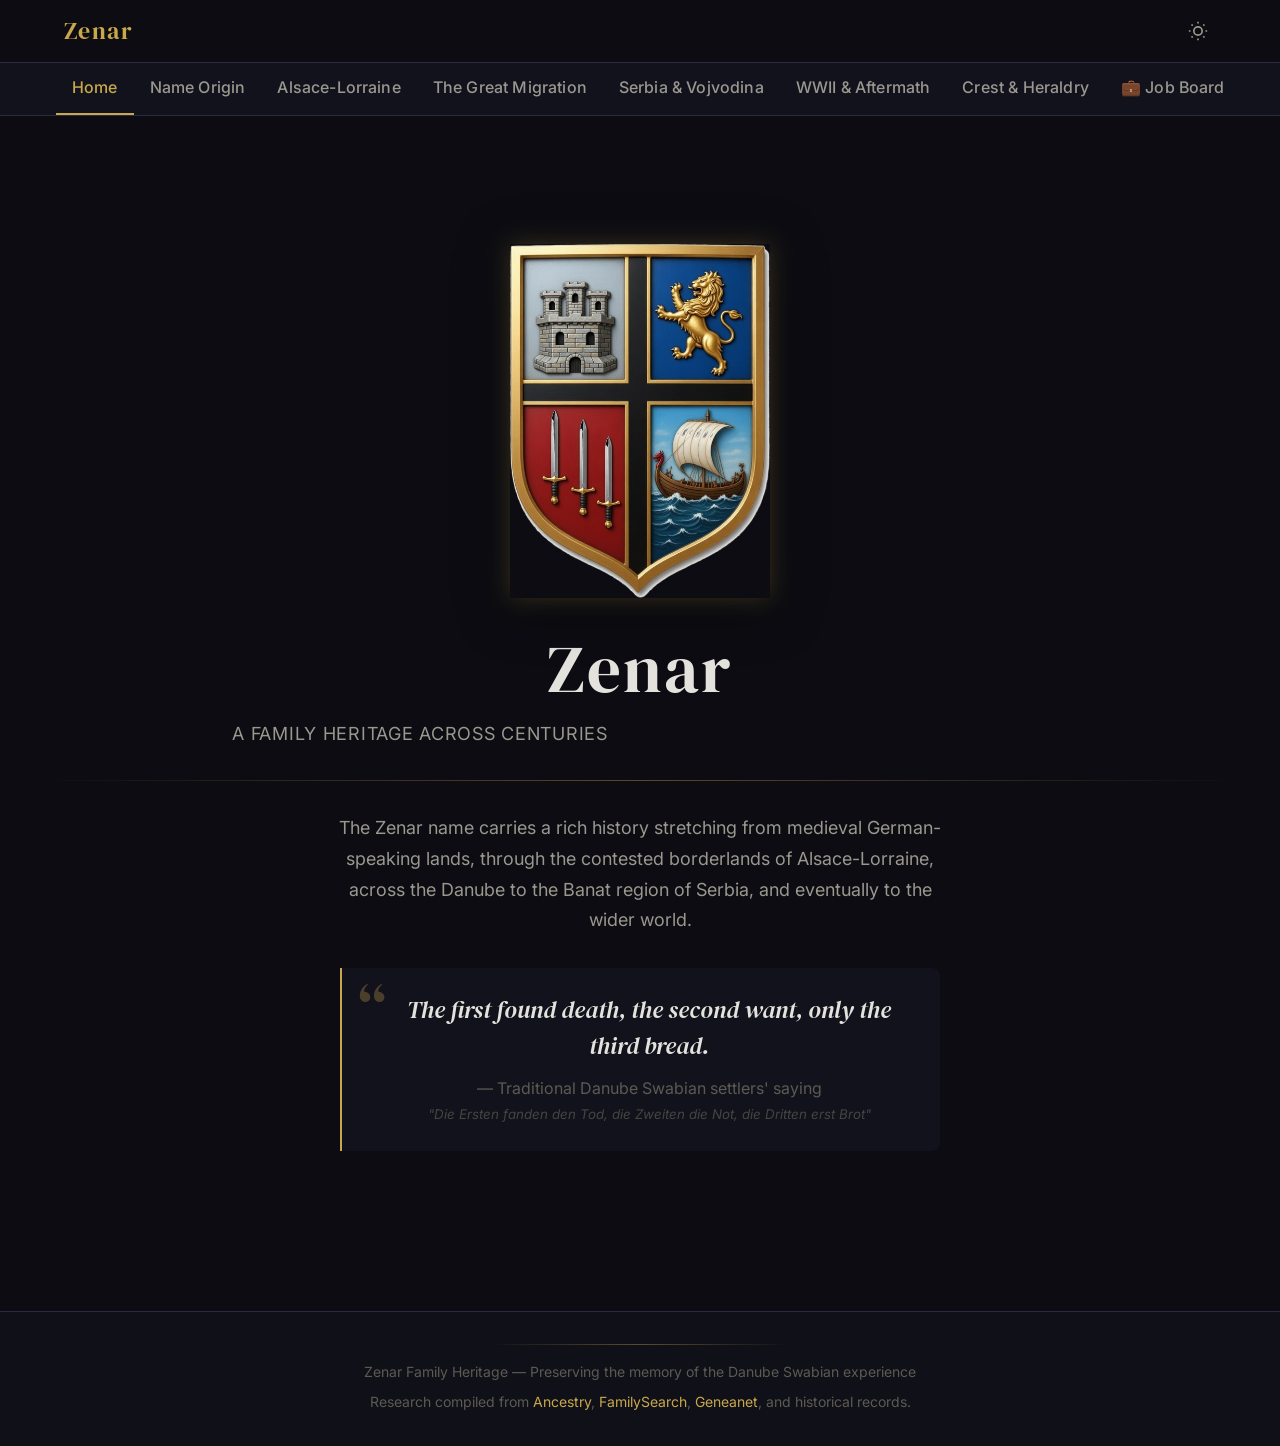
<file: index.html>
<!DOCTYPE html>
<html lang="en" data-theme="dark">
<head>
  <meta charset="UTF-8">
  <meta name="viewport" content="width=device-width, initial-scale=1.0">
  <title>Zenar Family Heritage — A Danube Swabian Story</title>
  <meta name="description" content="Explore the Zenar family heritage: from trusted stewards of medieval Europe to Alsace-Lorraine settlers, through the Danube Swabian migration to Serbia's Banat region, and the diaspora.">

  <!-- Open Graph -->
  <meta property="og:title" content="Zenar Family Heritage">
  <meta property="og:description" content="Explore the rich history of the Zenar surname — from Alsace-Lorraine through the Danube Swabian migration to the Banat and beyond.">
  <meta property="og:type" content="website">
  <meta property="og:image" content="./assets/family-crest.jpg">

  <!-- Force HTTP — SSL cert not provisioned on this host -->
  <script>if(location.protocol==='https:')location.replace('http://'+location.host+location.pathname+location.hash);</script>

  <!-- Fonts -->
  <link rel="preconnect" href="https://fonts.googleapis.com">
  <link rel="preconnect" href="https://fonts.gstatic.com" crossorigin>
  <link href="https://fonts.googleapis.com/css2?family=DM+Serif+Display:ital@0;1&family=Inter:wght@300;400;500;600;700&family=Press+Start+2P&display=swap" rel="stylesheet">

  <!-- Styles -->
  <link rel="stylesheet" href="./base.css">
  <link rel="stylesheet" href="./style.css">
</head>
<body>
  <a href="#main-content" class="sr-only" style="position:absolute;top:0;left:0;padding:var(--space-2) var(--space-4);background:var(--color-primary);color:var(--color-text-inverse);z-index:200;font-size:var(--text-sm);">Skip to main content</a>

  <div class="site-wrapper">

    <!-- ===== STICKY TOP (Header + Tabs) ===== -->
    <div class="sticky-top">

    <!-- ===== HEADER ===== -->
    <header class="site-header" role="banner">
      <div class="header-inner">
        <a href="#" class="site-logo" onclick="document.querySelector('[data-tab=home]').click();return false;" aria-label="Zenar — Home">Zenar</a>
        <div class="header-actions">
          <button class="theme-toggle" data-theme-toggle aria-label="Switch to light mode">
            <svg width="20" height="20" viewBox="0 0 24 24" fill="none" stroke="currentColor" stroke-width="2"><circle cx="12" cy="12" r="5"/><path d="M12 1v2M12 21v2M4.22 4.22l1.42 1.42M18.36 18.36l1.42 1.42M1 12h2M21 12h2M4.22 19.78l1.42-1.42M18.36 5.64l1.42-1.42"/></svg>
          </button>
        </div>
      </div>
    </header>

    <!-- ===== TAB NAVIGATION ===== -->
    <nav class="tab-nav-wrapper" role="navigation" aria-label="Main sections">
      <div class="tab-nav" role="tablist">
        <button class="tab-btn active" data-tab="home" role="tab" aria-selected="true" aria-controls="home">Home</button>
        <button class="tab-btn" data-tab="origin" role="tab" aria-selected="false" aria-controls="origin">Name Origin</button>
        <button class="tab-btn" data-tab="alsace" role="tab" aria-selected="false" aria-controls="alsace">Alsace-Lorraine</button>
        <button class="tab-btn" data-tab="migration" role="tab" aria-selected="false" aria-controls="migration">The Great Migration</button>
        <button class="tab-btn" data-tab="serbia" role="tab" aria-selected="false" aria-controls="serbia">Serbia &amp; Vojvodina</button>
        <button class="tab-btn" data-tab="wwii" role="tab" aria-selected="false" aria-controls="wwii">WWII &amp; Aftermath</button>
        <button class="tab-btn" data-tab="heraldry" role="tab" aria-selected="false" aria-controls="heraldry">Crest &amp; Heraldry</button>
        <button class="tab-btn" data-tab="jobboard" role="tab" aria-selected="false" aria-controls="jobboard">💼 Job Board</button>
        <button class="tab-btn tab-btn-easter" data-tab="arcade" role="tab" aria-selected="false" aria-controls="arcade" title="Easter egg!">&#x1F47E;</button>
      </div>
    </nav>

    </div><!-- .sticky-top -->

    <!-- ===== MAIN CONTENT ===== -->
    <main class="main-content" id="main-content">

      <!-- ==================== TAB 1: HOME ==================== -->
      <div class="tab-panel active" id="home" role="tabpanel">
        <section class="hero">
          <!-- Crest as compact badge -->
          <div class="crest-badge">
            <img src="./assets/family-crest.jpg" alt="Zenar family crest: an embossed shield divided into four quadrants by a black cross — a stone castle on silver, a gold lion rampant on blue, three swords on red, and a dragon-prowed ship on blue seas" width="120" height="163" loading="eager">
          </div>

          <h1 class="hero-title">Zenar</h1>
          <p class="hero-subtitle">A Family Heritage Across Centuries</p>

          <div class="modern-divider"></div>

          <p class="hero-description">
            The Zenar name carries a rich history stretching from medieval German-speaking lands, through the contested borderlands of Alsace-Lorraine, across the Danube to the Banat region of Serbia, and eventually to the wider world.
          </p>

          <div class="proverb">
            <blockquote>The first found death, the second want, only the third bread.</blockquote>
            <cite>— Traditional Danube Swabian settlers' saying<br><small style="opacity:0.7; font-style:italic;">"Die Ersten fanden den Tod, die Zweiten die Not, die Dritten erst Brot"</small></cite>
          </div>
        </section>
      </div>

      <!-- ==================== TAB 2: NAME ORIGIN ==================== -->
      <div class="tab-panel" id="origin" role="tabpanel">
        <section class="section">
          <div class="section-inner">
            <p class="label">Etymology</p>
            <h2 class="heading-section">The Zenar Surname</h2>

            <p class="body-text"><strong>Zenar</strong> is an Americanized form of the German surname <strong>Zehner</strong>. In Serbian records, the form <strong>Ženar</strong> appears, reflecting Slavic phonetic adaptation where Ž represents a voiced fricative sound. Related variants include Zehnder, Zentner, Zehntner, Zenor, and Zener.</p>

            <div class="modern-divider"></div>

            <h3 class="heading-sub">The Evolution</h3>

            <div class="etymology-chain">
              <div class="etymology-step">
                <div class="name">zehendære</div>
                <div class="lang">Middle High German</div>
              </div>
              <span class="etymology-arrow">→</span>
              <div class="etymology-step">
                <div class="name">Zehner</div>
                <div class="lang">German</div>
              </div>
              <span class="etymology-arrow">→</span>
              <div class="etymology-step">
                <div class="name">Ženar</div>
                <div class="lang">Serbian</div>
              </div>
              <span class="etymology-arrow">→</span>
              <div class="etymology-step">
                <div class="name">Zenar</div>
                <div class="lang">Americanized</div>
              </div>
            </div>

            <div class="modern-divider"></div>

            <h3 class="heading-sub">A Steward's Legacy</h3>

            <p class="body-text">The name derives from Middle High German <em>zehendære</em> — from <em>zehende</em> ("tenth part"), from Old High German <em>zehanto</em>, from <em>zehan</em> ("ten"). It was a title of responsibility: the <em>Zehendære</em> was a trusted steward appointed to oversee the collection and fair distribution of the tithe — the tenth part of agricultural produce — on behalf of the local lord or the church. The role required literacy, integrity, and standing in the community, and was often held by men of minor nobility or those granted authority by the ruling house.</p>

            <div class="modern-divider"></div>

            <h3 class="heading-sub">First Historical Records</h3>

            <div class="content-card">
              <ul style="list-style: none; padding: 0;">
                <li style="padding: var(--space-2) 0; border-bottom: 1px solid var(--color-divider); font-size: var(--text-sm);">
                  <strong style="color: var(--color-primary);">1265</strong> — Heinrich Zehender of Bühl
                </li>
                <li style="padding: var(--space-2) 0; border-bottom: 1px solid var(--color-divider); font-size: var(--text-sm);">
                  <strong style="color: var(--color-primary);">1380</strong> — Maertl der Zehentner of Tyrol
                </li>
                <li style="padding: var(--space-2) 0; border-bottom: 1px solid var(--color-divider); font-size: var(--text-sm);">
                  <strong style="color: var(--color-primary);">1409</strong> — Lucz Zehender of Würzburg, Franconia
                </li>
                <li style="padding: var(--space-2) 0; border-bottom: 1px solid var(--color-divider); font-size: var(--text-sm);">
                  <strong style="color: var(--color-primary);">1498</strong> — Johan Zener (Zehender) of Augsburg, Bavaria
                </li>
                <li style="padding: var(--space-2) 0; font-size: var(--text-sm);">
                  <strong style="color: var(--color-primary);">1880</strong> — Zenar families present in U.S. census, concentrated in Alabama
                </li>
              </ul>
            </div>

            <p class="body-text" style="margin-top: var(--space-6);">The Zehner surname was first found in the Austrian provinces of Tyrol and Styria, regions governed by powerful feudal houses. The name reflects a lineage of trusted civic authority — families who served as stewards, administrators, and pillars of their communities across medieval Central Europe.</p>
          </div>
        </section>
      </div>

      <!-- ==================== TAB 3: ALSACE-LORRAINE ==================== -->
      <div class="tab-panel" id="alsace" role="tabpanel">
        <section class="section">
          <div class="section-inner">
            <p class="label">The Contested Borderland</p>
            <h2 class="heading-section">Alsace-Lorraine</h2>

            <p class="body-text">Alsace-Lorraine sits on the border between France and Germany, with deep roots in both cultures. This region shaped the identity of countless families, including the ancestors of the Zenar line, who would eventually join the great Swabian migrations eastward.</p>

            <div class="image-section fade-in">
              <img src="./assets/alsace-lorraine.jpg" alt="Painterly landscape of an Alsace-Lorraine village with traditional half-timbered houses and rolling hills" width="960" height="540" loading="lazy" decoding="async">
              <div class="image-caption">The Alsace-Lorraine region — a cultural crossroads between France and Germany</div>
            </div>

            <h3 class="heading-sub">Centuries of Change</h3>

            <p class="body-text">Under Roman control as part of Gallia Belgica from 22 BCE, the region was seized by Germanic Alemanni tribes in the 4th century CE, then defeated by the Franks in 496 CE, becoming a Frankish duchy. After the Treaty of Mersen (870), Alsace and Lorraine were ceded to the Holy Roman Empire.</p>

            <p class="body-text">France gradually absorbed the region: Louis XIII and XIV conquered Alsace in the 17th century. Alsace became a French province via the Treaty of Westphalia (1648), with full territory granted in the Treaty of Ryswick (1697).</p>

            <div class="modern-divider"></div>

            <h3 class="heading-sub">The Franco-German Tug-of-War</h3>

            <div class="content-card">
              <ul style="list-style: none; padding: 0;">
                <li style="padding: var(--space-2) 0; border-bottom: 1px solid var(--color-divider); font-size: var(--text-sm);">
                  <strong style="color: var(--color-primary);">1871</strong> — Ceded to the German Empire after the Franco-Prussian War (Treaty of Frankfurt). Became the "Imperial Territory of Alsace-Lorraine."
                </li>
                <li style="padding: var(--space-2) 0; border-bottom: 1px solid var(--color-divider); font-size: var(--text-sm);">
                  <strong style="color: var(--color-primary);">1919</strong> — Returned to France after WWI (Treaty of Versailles).
                </li>
                <li style="padding: var(--space-2) 0; border-bottom: 1px solid var(--color-divider); font-size: var(--text-sm);">
                  <strong style="color: var(--color-primary);">1940</strong> — Occupied by Nazi Germany (de facto, never formally annexed).
                </li>
                <li style="padding: var(--space-2) 0; font-size: var(--text-sm);">
                  <strong style="color: var(--color-primary);">1944</strong> — Liberated and returned to France permanently.
                </li>
              </ul>
            </div>

            <div class="modern-divider"></div>

            <h3 class="heading-sub">Cultural Identity</h3>

            <p class="body-text">Most of the population spoke Alemannic German dialects. A unique blend of French and German traditions persists to this day. Some French-speaking families from Lorraine maintained the French language for generations even after migrating to the Banat — a dialect known as "Banat French" (<em>Français du Banat</em>).</p>

            <h3 class="heading-sub" style="margin-top: var(--space-8);">The Emigration</h3>

            <p class="body-text">During the 18th century, economic hardship and religious conflict drove many families from Alsace-Lorraine, the Palatinate, Baden, and other southwestern German territories to seek new opportunities. Habsburg agents recruited settlers for the depopulated Banat region. Over 200,000 people migrated from the Rhineland, Palatinate, Bavaria, and Alsace-Lorraine to the Banat and Transylvania.</p>
          </div>
        </section>
      </div>

      <!-- ==================== TAB 4: THE GREAT MIGRATION ==================== -->
      <div class="tab-panel" id="migration" role="tabpanel">
        <section class="section">
          <div class="section-inner">
            <p class="label">Danube Swabians</p>
            <h2 class="heading-section">The Great Migration</h2>

            <p class="body-text">The Danube Swabians were German-speaking settlers who colonized the Kingdom of Hungary's Danube valley, primarily in the 17th and 18th centuries. Called "Swabians" because most registered and embarked from the Swabian city of Ulm, they actually came from many regions: Upper Swabia, the Swabian Jura, Black Forest, Alsace-Lorraine, Hesse, Bavaria, Franconia, and the Palatinate.</p>

            <div class="image-section fade-in">
              <img src="./assets/danube-journey.jpg" alt="Historical painting of German settlers traveling on Danube barges (Ulmer Schachteln) down the river" width="960" height="540" loading="lazy" decoding="async">
              <div class="image-caption">Settlers traveled in Ulmer Schachteln (Ulm barges) down the Danube from Ulm to the Banat</div>
            </div>

            <h3 class="heading-sub">Why the Banat?</h3>

            <p class="body-text">After the Ottoman Empire was expelled from the Banat (Treaty of Passarowitz, 1718), the region was devastated and depopulated. Prince Eugene of Savoy captured the Banat; it became a Habsburg crown territory administered from Vienna. The Habsburgs wanted to repopulate and develop agricultural land, create a Catholic buffer zone, and secure the southern frontier.</p>

            <div class="modern-divider"></div>

            <h3 class="heading-sub">The Three Schwabenzüge</h3>

            <div class="timeline">
              <div class="timeline-item fade-in">
                <div class="timeline-dot"></div>
                <div class="timeline-date">1718–1737</div>
                <div class="timeline-title">Karolinische Ansiedlung</div>
                <div class="timeline-body">Under Emperor Charles VI. First wave of approximately 13,000–15,000 settlers. Brought miners from Tyrol, Styria, and Bohemia, and farmers primarily from Lorraine, Trier, Saarland, the Palatinate, and Luxembourg.</div>
              </div>
              <div class="timeline-item fade-in">
                <div class="timeline-dot blue"></div>
                <div class="timeline-date">1744–1772</div>
                <div class="timeline-title">Maria Theresianische Ansiedlung</div>
                <div class="timeline-body">Under Empress Maria Theresa. Massive organized colonization. Settlers were given free land, livestock, and tax exemption for several years. This was the largest of the three waves.</div>
              </div>
              <div class="timeline-item fade-in">
                <div class="timeline-dot green"></div>
                <div class="timeline-date">1782–1787</div>
                <div class="timeline-title">Josephinische Ansiedlung</div>
                <div class="timeline-body">Under Emperor Joseph II. For the first time, Lutherans were also allowed to settle. Over 781 families came to the Banat, many from Luxembourg and Lorraine despite French emigration bans.</div>
              </div>
            </div>

            <div class="modern-divider"></div>

            <h3 class="heading-sub">The Journey</h3>

            <p class="body-text">Settlers traveled in boats called <em>Ulmer Schachteln</em> (Ulm barges) down the Danube. The route ran from Ulm to Vienna for registration, then on to Budapest, Belgrade, and finally to Banat villages on foot. Between 1686 and 1829, an estimated 150,000 German settlers emigrated to Hungary, and between 1711 and 1750, about 800 villages were founded by German settlers.</p>

            <h3 class="heading-sub" style="margin-top: var(--space-8);">The Breadbasket of Europe</h3>

            <p class="body-text">Through generations of hard work, the Banat became one of the most productive agricultural regions in Europe — known as the "breadbasket of Europe." Ethnic Germans maintained their language, customs, and dialect across the centuries. Most Danube Swabian communities were Roman Catholic, though the family's own religious history beyond three generations ago is not known.</p>

            <div class="proverb fade-in">
              <blockquote>The first found death, the second want, only the third bread.</blockquote>
              <cite>— Traditional Danube Swabian settlers' saying<br><small style="opacity:0.7; font-style:italic;">"Die Ersten fanden den Tod, die Zweiten die Not, die Dritten erst Brot"</small></cite>
            </div>
          </div>
        </section>
      </div>

      <!-- ==================== TAB 5: SERBIA & VOJVODINA ==================== -->
      <div class="tab-panel" id="serbia" role="tabpanel">
        <section class="section">
          <div class="section-inner">
            <p class="label">The Ženar Connection</p>
            <h2 class="heading-section">Serbia &amp; Vojvodina</h2>

            <p class="body-text">The Serbian Banat, part of Vojvodina, was home to significant ethnic German communities for over 200 years. It was a multi-ethnic region where Germans, Serbs, Romanians, Hungarians, Croats, and Slovaks lived side by side. German communities maintained their own schools, churches, and cultural institutions.</p>

            <div class="image-section fade-in">
              <img src="./assets/banat-village.jpg" alt="Painting of a Banat German settler village with traditional houses and a church steeple" width="960" height="540" loading="lazy" decoding="async">
              <div class="image-caption">A Banat German settler village — German communities thrived here for over two centuries</div>
            </div>

            <div class="modern-divider"></div>

            <h3 class="heading-sub">The Ženar Name in Serbia</h3>

            <p class="body-text">The surname <strong>Ženar</strong> in Serbia represents a localized phonetic adaptation of the German <em>Zehner</em>. The Ž (a voiced fricative) reflects Slavic pronunciation patterns applied to the original German name. The name is documented in cultural and artistic contexts — a Banat painter named Ženar appears in historical accounts of Vojvodina's art scene.</p>

            <p class="body-text">Serbian naming customs, standardized in the mid-19th century, typically feature patronymic <em>-ić</em> suffixes, but non-Slavic surnames from minority groups often retained original forms or underwent only minor modifications.</p>

            <div class="modern-divider"></div>

            <h3 class="heading-sub">The Alsace-Lorraine Connection</h3>

            <p class="body-text">The family's believed origin in Alsace-Lorraine aligns perfectly with documented migration patterns. Alsace-Lorraine was one of the primary source regions for Banat settlers during all three Schwabenzüge. Settlers from Lorraine formed some of the largest contingents despite French government emigration bans.</p>

            <h3 class="heading-sub" style="margin-top: var(--space-8);">Post-WWI Changes</h3>

            <p class="body-text">After the Treaties of Saint-Germain (1919) and Trianon (1920), the Banat was divided between Romania, Yugoslavia, and Hungary. Ethnic Germans found themselves citizens of new nations. Economic pressures and cultural assimilation began to erode traditional German communities. Some Banat Swabians began emigrating to Bulgaria, the Americas, and elsewhere from the 1890s onward.</p>
          </div>
        </section>
      </div>

      <!-- ==================== TAB 6: WWII & AFTERMATH ==================== -->
      <div class="tab-panel" id="wwii" role="tabpanel">
        <section class="section somber-section">
          <div class="section-inner">
            <p class="label">A Dark Chapter</p>
            <h2 class="heading-section">WWII &amp; Aftermath</h2>

            <p class="body-text">In 1941, Yugoslavia was invaded and occupied by Nazi Germany. In the German-occupied Banat, ethnic Germans were granted superior status. Danube Swabians were under heavy Nazi influence; some served as a fifth column during the invasion. Yugoslav Danube Swabians supplied over 60,000 troops for German military formations — some voluntarily, many under duress — including service in the 7th SS Volunteer Mountain Division "Prinz Eugen."</p>

            <div class="modern-divider crimson"></div>

            <h3 class="heading-sub">The AVNOJ Decrees</h3>
            <p class="body-text" style="font-size: var(--text-sm); color: var(--color-text-muted);">November 21, 1944</p>

            <p class="body-text">The Presidium of AVNOJ (the Yugoslav parliament) declared the ethnic German minority collectively hostile to the Yugoslav state. All property of persons of ethnic German nationality was confiscated. The decree acquired force of law on February 6, 1945. Approximately 200,000 Danube Swabians who remained became "outlaws" — stripped of citizenship and all rights.</p>

            <div class="modern-divider crimson"></div>

            <h3 class="heading-sub">The Camps</h3>

            <p class="body-text">Those who could work were sent to slave labor camps. Old, young, and infirm were sent to starvation camps: Gakovo, Kruševlje, Rudolfsgnad, Molidorf, Bački Jarak, Sremska Mitrovica, Krndija, and Valpovo.</p>

            <div class="stat-grid fade-in">
              <div class="stat-card">
                <div class="stat-number">~170,000</div>
                <div class="stat-label">Danube Swabians interned (1944–1948)</div>
              </div>
              <div class="stat-card">
                <div class="stat-number">~50,000</div>
                <div class="stat-label">Died of mistreatment in camps</div>
              </div>
              <div class="stat-card">
                <div class="stat-number">30,000+</div>
                <div class="stat-label">Women deported to Soviet labor camps</div>
              </div>
              <div class="stat-card">
                <div class="stat-number">~6,000</div>
                <div class="stat-label">Children who starved to death</div>
              </div>
            </div>

            <p class="body-text">Over 35,000 children under 16 were separated from parents and sent to re-education orphanages. Siblings were separated and given Slavic names. Of the women deported to Soviet Union labor camps at Kriwoi Rog and Stalino to work in coal mines, 16% died.</p>

            <div class="modern-divider muted"></div>

            <h3 class="heading-sub">The Diaspora</h3>

            <p class="body-text">Of a pre-war population of approximately 350,000 ethnic Germans in Vojvodina, the 1958 census revealed only 32,000 remained. Half of the Danube Swabians — some 275,000 — had fled with the retreating German army. Survivors emigrated to Germany, Austria, the United States, Canada, Brazil, Argentina, and Australia. Some French-speaking families from Lorraine were resettled in France around 1950.</p>

            <p class="body-text">Austrian historian Arnold Suppan considers the destruction of the Danube Swabians to be genocide. In 2017, Serbia unveiled its first memorial to Germans expelled after WWII.</p>
          </div>
        </section>
      </div>

      <!-- ==================== TAB 8: ARCADE (Easter Egg) ==================== -->
      <div class="tab-panel" id="arcade" role="tabpanel">
        <section class="section game-section">
          <div class="game-wrapper">
            <canvas id="game-canvas" width="640" height="480"></canvas>
          </div>
          <div id="touch-controls" class="touch-controls" style="display: none;">
            <div class="touch-row">
              <button id="btn-left" class="touch-btn touch-btn-dir" aria-label="Move left">&#9664;</button>
              <button id="btn-fire" class="touch-btn touch-btn-fire" aria-label="Fire">FIRE</button>
              <button id="btn-right" class="touch-btn touch-btn-dir" aria-label="Move right">&#9654;</button>
            </div>
          </div>
        </section>
      </div>

      <!-- ==================== TAB 7: CREST & HERALDRY ==================== -->
      <div class="tab-panel" id="heraldry" role="tabpanel">
        <section class="section">
          <div class="section-inner">
            <p class="label">Heraldry</p>
            <h2 class="heading-section">The Zenar Family Crest</h2>

            <p class="body-text">The crest is rendered as an embossed metallic shield, divided into four quadrants by a black cross with a gold border. Each element carries deep heraldic significance reflecting the family's journey and values. In living memory, the Zenar family has been Serbian Orthodox, with St. Michael the Archangel as patron saint.</p>

            <div class="heraldry-crest-display">
              <img src="./assets/family-crest.jpg" alt="Zenar family crest — embossed shield with four quadrants divided by a black cross" width="240" height="326" loading="lazy" decoding="async">
            </div>

            <div class="modern-divider"></div>

            <h3 class="heading-sub">The Four Quadrants</h3>

            <div class="heraldry-grid">
              <!-- Upper Left -->
              <div class="quadrant-card silver">
                <div class="quadrant-icon">🏰</div>
                <div class="position">Upper Left — Argent</div>
                <h3>Castle on Silver</h3>
                <p>The stone castle represents security, protection, home, and stronghold. In heraldry, castles signify "safety in times of adversity" and a defender of the faith. It may reference the fortified Banat settlements or the walled cities of Alsace-Lorraine. <strong>Argent</strong> (silver) symbolizes peace, sincerity, and purity — a color of wisdom and innocence.</p>
              </div>

              <!-- Upper Right -->
              <div class="quadrant-card blue">
                <div class="quadrant-icon">🦁</div>
                <div class="position">Upper Right — Azure</div>
                <h3>Lion Rampant on Blue</h3>
                <p>The lion rampant — the most common charge in heraldry — symbolizes courage, nobility, royalty, strength, stateliness, and valour. The gold (Or) coloring adds significance of generosity and elevation of the mind. <strong>Azure</strong> (blue) symbolizes truth, loyalty, and strength — one of the most noble heraldic colors.</p>
              </div>

              <!-- Lower Left -->
              <div class="quadrant-card red">
                <div class="quadrant-icon">⚔️</div>
                <div class="position">Lower Left — Gules</div>
                <h3>Three Swords on Red</h3>
                <p>Three swords represent military honor, justice, and the defense of righteousness. Multiple swords can indicate multiple battles or campaigns. The upright positioning suggests readiness and vigilance. <strong>Gules</strong> (red) symbolizes warrior, military strength, and magnanimity — a color of action and martyrdom.</p>
              </div>

              <!-- Lower Right -->
              <div class="quadrant-card blue">
                <div class="quadrant-icon">⛵</div>
                <div class="position">Lower Right — Azure</div>
                <h3>Dragon Ship on Blue Seas</h3>
                <p>The ship with its red dragon-headed prow represents a journey, exploration, and seafaring strength. In the Zenar context, this likely references the historic Danube journey — the <em>Ulmer Schachteln</em> barges that carried settlers down the Danube from Ulm to the Banat. The dragon figurehead adds a note of fierceness and protection. <strong>Azure</strong> again represents loyalty and the waters of the Danube.</p>
              </div>
            </div>

            <div class="modern-divider" style="margin-top: var(--space-8);"></div>

            <h3 class="heading-sub">The Embossed Shield Style</h3>

            <p class="body-text">The crest is rendered as an embossed metallic shield, with a bold black cross dividing the four quadrants and a gold border framing the composition. This three-dimensional style evokes the carved and gilded shields of European heraldic tradition. While most Danube Swabian settlers were Roman Catholic, the Zenar family's religious history beyond three generations is not known — in living memory, the family has been Serbian Orthodox, with St. Michael the Archangel as patron saint. The craftsmanship reflects enduring traditions passed down through generations of Zenar ancestors.</p>
          </div>
        </section>
      </div>

      <!-- ==================== JOB BOARD TAB ==================== -->
      <div class="tab-panel" id="jobboard" role="tabpanel">
        <section class="section">
          <div class="section-inner" style="max-width:100%;">
            <p class="label">Opportunities</p>
            <h2 class="heading-section">Job Board</h2>
            <p class="body-text">Current openings in Stamford CT and Jay Peak VT areas.</p>
            <p style="font-size:var(--text-sm);opacity:0.7;margin-top:var(--space-2);">Updated: <span id="jb-updated-time">—</span></p>
            <div class="modern-divider"></div>

            <div id="jb-stats" style="display:flex;gap:var(--space-4);flex-wrap:wrap;margin-bottom:var(--space-6);"></div>

            <div style="display:flex;gap:var(--space-3);flex-wrap:wrap;margin-bottom:var(--space-6);">
              <select id="jb-filter-location" style="padding:var(--space-2) var(--space-3);border-radius:var(--radius-md);border:1px solid var(--color-border);background:var(--color-surface);color:var(--color-text);font-size:var(--text-sm);">
                <option value="">All Locations</option>
              </select>

            </div>

            <div id="jb-listings" style="display:grid;gap:var(--space-4);"></div>

            <div class="modern-divider" style="margin-top:var(--space-8);"></div>
            <h3 class="heading-sub">Job Sources</h3>
            <div id="jb-sources" style="display:grid;gap:var(--space-3);margin-top:var(--space-4);"></div>
          </div>
        </section>
      </div>

    </main>

    <!-- ===== FOOTER ===== -->
    <footer class="site-footer" role="contentinfo">
      <div class="modern-divider" style="max-width: 300px; margin: 0 auto var(--space-4);"></div>
      <p>Zenar Family Heritage — Preserving the memory of the Danube Swabian experience</p>
      <p style="margin-top: var(--space-2);">Research compiled from <a href="https://www.ancestry.com" target="_blank" rel="noopener noreferrer">Ancestry</a>, <a href="https://www.familysearch.org" target="_blank" rel="noopener noreferrer">FamilySearch</a>, <a href="https://www.geneanet.org" target="_blank" rel="noopener noreferrer">Geneanet</a>, and historical records.</p>
    </footer>

  </div>

  <script src="./game.js"></script>
  <script src="./app.js" defer></script>
  <script src="./jobboard.js" defer></script>
<!-- WiredMinds eMetrics tracking with Enterprise Edition V5.4 START -->
<script type='text/javascript' src='https://count.carrierzone.com/app/count_server/count.js'></script>
<script type='text/javascript'><!--
wm_custnum='4e920835535206ce';
wm_page_name='index.html';
wm_group_name='/services/webpages/z/e/zenar.com/public';
wm_campaign_key='campaign_id';
wm_track_alt='';
wiredminds.count();
// -->
</script>
<!-- WiredMinds eMetrics tracking with Enterprise Edition V5.4 END -->
</body>
</html>
<!-- Force redeploy -->
</file>
<file: base.css>
/* base.css — mandatory resets and polish */
*, *::before, *::after { box-sizing: border-box; margin: 0; padding: 0; }

html {
  -moz-text-size-adjust: none;
  -webkit-text-size-adjust: none;
  text-size-adjust: none;
  -webkit-font-smoothing: antialiased;
  -moz-osx-font-smoothing: grayscale;
  text-rendering: optimizeLegibility;
  scroll-behavior: smooth;
  hanging-punctuation: first last;
  scroll-padding-top: 120px;
}

body {
  min-height: 100dvh;
  line-height: 1.6;
  font-family: var(--font-body, sans-serif);
  font-size: var(--text-base);
  color: var(--color-text);
  background-color: var(--color-bg);
}

img, picture, video, canvas, svg { display: block; max-width: 100%; height: auto; }
ul[role="list"], ol[role="list"] { list-style: none; }
input, button, textarea, select { font: inherit; color: inherit; }

h1, h2, h3, h4, h5, h6 { text-wrap: balance; line-height: 1.15; }
p, li, figcaption { text-wrap: pretty; max-width: 72ch; }

::selection {
  background: oklch(from var(--color-primary) l c h / 0.25);
  color: var(--color-text);
}

:focus-visible {
  outline: 2px solid var(--color-primary);
  outline-offset: 3px;
  border-radius: var(--radius-sm);
}

@media (prefers-reduced-motion: reduce) {
  *, *::before, *::after {
    animation-duration: 0.01ms !important;
    animation-iteration-count: 1 !important;
    transition-duration: 0.01ms !important;
    scroll-behavior: auto !important;
  }
}

button { cursor: pointer; background: none; border: none; }
table { border-collapse: collapse; width: 100%; }

.sr-only {
  position: absolute; width: 1px; height: 1px; padding: 0; margin: -1px;
  overflow: hidden; clip: rect(0, 0, 0, 0); white-space: nowrap; border-width: 0;
}
</file>
<file: style.css>
/* ===== DESIGN TOKENS ===== */
:root {
  /* Type Scale */
  --text-xs:   clamp(0.75rem,  0.7rem  + 0.25vw, 0.875rem);
  --text-sm:   clamp(0.875rem, 0.8rem  + 0.35vw, 1rem);
  --text-base: clamp(1rem,     0.9rem  + 0.5vw,  1.125rem);
  --text-lg:   clamp(1.125rem, 0.95rem + 0.85vw, 1.5rem);
  --text-xl:   clamp(1.5rem,   1rem    + 1.5vw,  2.25rem);
  --text-2xl:  clamp(2rem,     1.2rem  + 2.5vw,  3.5rem);
  --text-3xl:  clamp(2.5rem,   1rem    + 4vw,    5rem);
  --text-hero: clamp(3rem,     0.5rem  + 7vw,    8rem);

  /* Fonts — modern editorial */
  --font-display: 'DM Serif Display', 'Georgia', serif;
  --font-body: 'Inter', 'Helvetica Neue', sans-serif;

  /* Spacing (4px system) */
  --space-1:  0.25rem;
  --space-2:  0.5rem;
  --space-3:  0.75rem;
  --space-4:  1rem;
  --space-5:  1.25rem;
  --space-6:  1.5rem;
  --space-8:  2rem;
  --space-10: 2.5rem;
  --space-12: 3rem;
  --space-16: 4rem;
  --space-20: 5rem;
  --space-24: 6rem;
  --space-32: 8rem;

  /* Radius */
  --radius-sm: 0.375rem;
  --radius-md: 0.5rem;
  --radius-lg: 0.75rem;
  --radius-xl: 1rem;
  --radius-full: 9999px;

  /* Transitions */
  --transition-interactive: 180ms cubic-bezier(0.16, 1, 0.3, 1);

  /* Content widths */
  --content-narrow: 640px;
  --content-default: 960px;
  --content-wide: 1200px;
}

/* ===== DARK MODE (DEFAULT) ===== */
:root, [data-theme="dark"] {
  --color-bg:              #0c0c12;
  --color-surface:         #12121c;
  --color-surface-2:       #181826;
  --color-surface-offset:  #101018;
  --color-surface-offset-2:#1a1a28;
  --color-surface-dynamic: #22223a;
  --color-divider:         #2a2a40;
  --color-border:          #32324a;

  --color-text:            #e4e2dc;
  --color-text-muted:      #9a978e;
  --color-text-faint:      #5c5a52;
  --color-text-inverse:    #0c0c12;

  --color-primary:         #c9a84c;
  --color-primary-hover:   #dabb62;
  --color-primary-active:  #b8973c;
  --color-primary-highlight: rgba(201, 168, 76, 0.08);

  --color-royal-blue:      #4a7abf;
  --color-crimson:         #c45454;
  --color-emerald:         #4abf7a;
  --color-gold:            #c9a84c;

  --color-error:           #c45454;
  --color-success:         #4abf7a;

  --shadow-sm: 0 1px 3px rgba(0, 0, 0, 0.4);
  --shadow-md: 0 4px 16px rgba(0, 0, 0, 0.5);
  --shadow-lg: 0 12px 40px rgba(0, 0, 0, 0.6);
}

/* ===== LIGHT MODE ===== */
[data-theme="light"] {
  --color-bg:              #f7f6f3;
  --color-surface:         #ffffff;
  --color-surface-2:       #fafaf8;
  --color-surface-offset:  #efeeea;
  --color-surface-offset-2:#e8e7e2;
  --color-surface-dynamic: #deddd8;
  --color-divider:         #d4d3ce;
  --color-border:          #c8c7c0;

  --color-text:            #1a1a1a;
  --color-text-muted:      #5c5a52;
  --color-text-faint:      #9a978e;
  --color-text-inverse:    #ffffff;

  --color-primary:         #996d1a;
  --color-primary-hover:   #7a5614;
  --color-primary-active:  #5c400f;
  --color-primary-highlight: rgba(153, 109, 26, 0.06);

  --color-royal-blue:      #1a3a6b;
  --color-crimson:         #8b1a1a;
  --color-emerald:         #1a6b3a;
  --color-gold:            #c9a84c;

  --color-error:           #8b1a1a;
  --color-success:         #1a6b3a;

  --shadow-sm: 0 1px 3px rgba(0, 0, 0, 0.06);
  --shadow-md: 0 4px 16px rgba(0, 0, 0, 0.08);
  --shadow-lg: 0 12px 40px rgba(0, 0, 0, 0.12);
}

@media (prefers-color-scheme: dark) {
  :root:not([data-theme]) {
    --color-bg:              #0c0c12;
    --color-surface:         #12121c;
    --color-surface-2:       #181826;
    --color-surface-offset:  #101018;
    --color-surface-offset-2:#1a1a28;
    --color-surface-dynamic: #22223a;
    --color-divider:         #2a2a40;
    --color-border:          #32324a;
    --color-text:            #e4e2dc;
    --color-text-muted:      #9a978e;
    --color-text-faint:      #5c5a52;
    --color-text-inverse:    #0c0c12;
    --color-primary:         #c9a84c;
    --color-primary-hover:   #dabb62;
    --color-primary-active:  #b8973c;
    --color-primary-highlight: rgba(201, 168, 76, 0.08);
    --color-gold:            #c9a84c;
    --color-royal-blue:      #4a7abf;
    --color-crimson:         #c45454;
    --color-emerald:         #4abf7a;
    --color-error:           #c45454;
    --color-success:         #4abf7a;
    --shadow-sm: 0 1px 3px rgba(0, 0, 0, 0.4);
    --shadow-md: 0 4px 16px rgba(0, 0, 0, 0.5);
    --shadow-lg: 0 12px 40px rgba(0, 0, 0, 0.6);
  }
}

/* ===== LAYOUT ===== */
.site-wrapper {
  min-height: 100dvh;
  display: flex;
  flex-direction: column;
}

/* ===== STICKY HEADER + TAB NAV GROUP ===== */
/* Both live inside .sticky-top so they stick as one block */
.sticky-top {
  position: -webkit-sticky;
  position: sticky;
  top: 0;
  z-index: 100;
  /* Solid background — no backdrop-filter, guarantees tap-through on iOS */
  background: var(--color-bg);
}

.site-header {
  background: var(--color-bg);
  border-bottom: 1px solid var(--color-divider);
  transition: box-shadow 0.3s cubic-bezier(0.16, 1, 0.3, 1);
}
[data-theme="light"] .site-header {
  background: var(--color-bg);
}
.site-header.scrolled {
  box-shadow: var(--shadow-md);
}

.header-inner {
  max-width: var(--content-wide);
  margin: 0 auto;
  padding: var(--space-3) var(--space-6);
  display: flex;
  align-items: center;
  justify-content: space-between;
}

.site-logo {
  font-family: var(--font-display);
  font-size: var(--text-lg);
  font-weight: 400;
  color: var(--color-primary);
  letter-spacing: 0.06em;
  text-decoration: none;
  transition: color var(--transition-interactive);
}
.site-logo:hover {
  color: var(--color-primary-hover);
}

.header-actions {
  display: flex;
  align-items: center;
  gap: var(--space-3);
}

.theme-toggle {
  padding: var(--space-2);
  color: var(--color-text-muted);
  border-radius: var(--radius-md);
  transition: color var(--transition-interactive), background var(--transition-interactive);
}
.theme-toggle:hover {
  color: var(--color-primary);
  background: var(--color-surface-offset-2);
}

/* ===== TAB NAVIGATION ===== */
.tab-nav-wrapper {
  background: var(--color-surface);
  border-bottom: 1px solid var(--color-divider);
  /* Ensure taps always reach the buttons */
  position: relative;
  z-index: 10;
}

.tab-nav {
  max-width: var(--content-wide);
  margin: 0 auto;
  display: flex;
  gap: 0;
  padding: 0 var(--space-4);
  overflow-x: auto;
  -webkit-overflow-scrolling: touch;
  scrollbar-width: none;
  -ms-overflow-style: none;
}
.tab-nav::-webkit-scrollbar { display: none; }

.tab-btn {
  font-family: var(--font-body);
  font-size: var(--text-sm);
  font-weight: 500;
  color: var(--color-text-muted);
  padding: var(--space-3) var(--space-4);
  white-space: nowrap;
  border-bottom: 2px solid transparent;
  transition: color var(--transition-interactive),
              border-color var(--transition-interactive),
              background var(--transition-interactive);
  position: relative;
  letter-spacing: 0.01em;
  /* Guarantee tappable on mobile */
  min-height: 44px;
  -webkit-tap-highlight-color: transparent;
  touch-action: manipulation;
  flex-shrink: 0;
}
.tab-btn:hover {
  color: var(--color-text);
  background: var(--color-primary-highlight);
}
.tab-btn.active {
  color: var(--color-primary);
  border-bottom-color: var(--color-gold);
}

/* ===== MAIN CONTENT ===== */
.main-content {
  flex: 1;
}

.tab-panel {
  display: none;
  opacity: 0;
  animation: fadeIn 0.4s cubic-bezier(0.16, 1, 0.3, 1) forwards;
}
.tab-panel.active {
  display: block;
}

@keyframes fadeIn {
  from { opacity: 0; }
  to { opacity: 1; }
}

/* ===== SECTION LAYOUT ===== */
.section {
  padding: clamp(var(--space-12), 6vw, var(--space-24)) var(--space-6);
}

.section-inner {
  max-width: var(--content-default);
  margin: 0 auto;
}

.section-wide {
  max-width: var(--content-wide);
  margin: 0 auto;
}

/* ===== TYPOGRAPHY ===== */
.heading-display {
  font-family: var(--font-display);
  font-size: var(--text-2xl);
  font-weight: 400;
  line-height: 1.1;
  color: var(--color-text);
}

.heading-section {
  font-family: var(--font-display);
  font-size: var(--text-xl);
  font-weight: 400;
  color: var(--color-text);
  margin-bottom: var(--space-6);
}

.heading-sub {
  font-family: var(--font-display);
  font-size: var(--text-lg);
  font-weight: 400;
  color: var(--color-text);
  margin-bottom: var(--space-4);
}

.label {
  font-family: var(--font-body);
  font-size: var(--text-xs);
  text-transform: uppercase;
  letter-spacing: 0.12em;
  color: var(--color-primary);
  margin-bottom: var(--space-2);
  font-weight: 500;
}

.body-text {
  font-size: var(--text-base);
  line-height: 1.7;
  color: var(--color-text-muted);
  max-width: 68ch;
}
.body-text strong {
  color: var(--color-text);
  font-weight: 600;
}
.body-text + .body-text {
  margin-top: var(--space-4);
}

.text-muted {
  color: var(--color-text-muted);
}

/* ===== MODERN DIVIDER (replaces stained glass) ===== */
.modern-divider {
  height: 1px;
  background: linear-gradient(to right, transparent, var(--color-gold), transparent);
  margin: var(--space-8) 0;
  opacity: 0.4;
}
.modern-divider.crimson {
  background: linear-gradient(to right, transparent, var(--color-crimson), transparent);
  opacity: 0.5;
}
.modern-divider.muted {
  background: linear-gradient(to right, transparent, var(--color-text-faint), transparent);
  opacity: 0.4;
}

/* ===== HERO (Home Tab) ===== */
.hero {
  text-align: center;
  padding: clamp(var(--space-16), 10vw, var(--space-32)) var(--space-6);
  position: relative;
}

/* Crest badge — compact, refined */
.crest-badge {
  display: inline-block;
  margin-bottom: var(--space-6);
}
.crest-badge img {
  width: clamp(160px, 30vw, 260px);
  height: auto;
  filter: drop-shadow(0 0 12px rgba(201, 168, 76, 0.25)) drop-shadow(0 8px 24px rgba(0, 0, 0, 0.5));
  transition: filter var(--transition-interactive);
}
[data-theme="light"] .crest-badge img {
  filter: drop-shadow(0 0 8px rgba(201, 168, 76, 0.15)) drop-shadow(0 6px 16px rgba(0, 0, 0, 0.15));
}

.hero-title {
  font-family: var(--font-display);
  font-size: var(--text-3xl);
  font-weight: 400;
  color: var(--color-text);
  letter-spacing: 0.03em;
  margin-bottom: var(--space-3);
}

.hero-subtitle {
  font-family: var(--font-body);
  font-size: var(--text-base);
  font-weight: 400;
  color: var(--color-text-muted);
  margin-bottom: var(--space-8);
  letter-spacing: 0.04em;
  text-transform: uppercase;
}

.hero-description {
  font-size: var(--text-base);
  line-height: 1.7;
  color: var(--color-text-muted);
  max-width: 56ch;
  margin: 0 auto var(--space-8);
}

/* ===== PROVERB QUOTE ===== */
.proverb {
  background: var(--color-surface);
  border-left: 2px solid var(--color-gold);
  border-radius: 0 var(--radius-md) var(--radius-md) 0;
  padding: var(--space-6) var(--space-8);
  margin: var(--space-8) auto;
  max-width: 600px;
  position: relative;
}
.proverb::before {
  content: '\201C';
  font-family: var(--font-display);
  font-size: var(--text-3xl);
  color: var(--color-gold);
  position: absolute;
  top: var(--space-2);
  left: var(--space-4);
  line-height: 1;
  opacity: 0.3;
}
.proverb blockquote {
  font-family: var(--font-display);
  font-size: var(--text-lg);
  font-style: italic;
  color: var(--color-text);
  line-height: 1.5;
  padding-left: var(--space-4);
}
.proverb cite {
  display: block;
  margin-top: var(--space-3);
  font-family: var(--font-body);
  font-size: var(--text-sm);
  font-style: normal;
  color: var(--color-text-faint);
  padding-left: var(--space-4);
}

/* ===== CONTENT CARDS ===== */
.content-card {
  background: var(--color-surface);
  border: 1px solid var(--color-border);
  border-radius: var(--radius-lg);
  padding: var(--space-6);
  box-shadow: var(--shadow-sm);
}
.content-card + .content-card {
  margin-top: var(--space-6);
}
.content-card h3 {
  font-family: var(--font-display);
  font-size: var(--text-lg);
  margin-bottom: var(--space-3);
}

/* ===== IMAGE CARD ===== */
.image-section {
  margin: var(--space-8) 0;
  border-radius: var(--radius-lg);
  overflow: hidden;
  box-shadow: var(--shadow-md);
}
.image-section img {
  width: 100%;
  height: auto;
  display: block;
}
.image-caption {
  font-size: var(--text-sm);
  color: var(--color-text-faint);
  padding: var(--space-3) var(--space-4);
  background: var(--color-surface);
  text-align: center;
  font-style: italic;
}

/* ===== TIMELINE ===== */
.timeline {
  position: relative;
  padding-left: var(--space-10);
}
.timeline::before {
  content: '';
  position: absolute;
  top: 0;
  bottom: 0;
  left: 14px;
  width: 1px;
  background: linear-gradient(to bottom, var(--color-gold), var(--color-royal-blue), var(--color-emerald));
}

.timeline-item {
  position: relative;
  margin-bottom: var(--space-8);
}
.timeline-item:last-child {
  margin-bottom: 0;
}

.timeline-dot {
  position: absolute;
  left: calc(-1 * var(--space-10) + 8px);
  top: 6px;
  width: 14px;
  height: 14px;
  border-radius: 50%;
  background: var(--color-gold);
  border: 2px solid var(--color-bg);
  z-index: 2;
  box-shadow: 0 0 0 2px var(--color-gold);
}
.timeline-dot.blue { background: var(--color-royal-blue); box-shadow: 0 0 0 2px var(--color-royal-blue); }
.timeline-dot.green { background: var(--color-emerald); box-shadow: 0 0 0 2px var(--color-emerald); }

.timeline-date {
  font-family: var(--font-body);
  font-size: var(--text-xs);
  font-weight: 600;
  color: var(--color-primary);
  margin-bottom: var(--space-1);
  letter-spacing: 0.04em;
  text-transform: uppercase;
}
.timeline-title {
  font-family: var(--font-display);
  font-size: var(--text-lg);
  margin-bottom: var(--space-2);
  color: var(--color-text);
}
.timeline-body {
  font-size: var(--text-sm);
  color: var(--color-text-muted);
  line-height: 1.6;
  max-width: 60ch;
}

/* ===== ETYMOLOGY LIST ===== */
.etymology-chain {
  display: flex;
  align-items: center;
  flex-wrap: wrap;
  gap: var(--space-3);
  margin: var(--space-6) 0;
}
.etymology-step {
  background: var(--color-surface);
  border: 1px solid var(--color-border);
  border-radius: var(--radius-md);
  padding: var(--space-3) var(--space-5);
  text-align: center;
  transition: border-color var(--transition-interactive), box-shadow var(--transition-interactive);
}
.etymology-step:hover {
  border-color: var(--color-gold);
  box-shadow: 0 0 0 1px rgba(201, 168, 76, 0.15);
}
.etymology-step .name {
  font-family: var(--font-display);
  font-size: var(--text-base);
  font-weight: 400;
  color: var(--color-text);
}
.etymology-step .lang {
  font-size: var(--text-xs);
  color: var(--color-text-faint);
  margin-top: var(--space-1);
}
.etymology-arrow {
  color: var(--color-gold);
  font-size: var(--text-lg);
  opacity: 0.6;
}

/* ===== HERALDRY QUADRANTS ===== */
.heraldry-grid {
  display: grid;
  grid-template-columns: repeat(2, 1fr);
  gap: var(--space-6);
  margin-top: var(--space-8);
}

.quadrant-card {
  background: var(--color-surface);
  border: 1px solid var(--color-border);
  border-radius: var(--radius-lg);
  padding: var(--space-6);
  position: relative;
  overflow: hidden;
  transition: border-color var(--transition-interactive),
              box-shadow var(--transition-interactive);
  cursor: default;
}
.quadrant-card:hover {
  box-shadow: var(--shadow-md);
  border-color: var(--color-divider);
}

.quadrant-card::before {
  content: '';
  position: absolute;
  top: 0;
  left: 0;
  right: 0;
  height: 2px;
}
.quadrant-card.blue::before { background: var(--color-royal-blue); }
.quadrant-card.red::before { background: var(--color-crimson); }
.quadrant-card.green::before { background: var(--color-emerald); }
.quadrant-card.silver::before { background: #8a8fa0; }

.quadrant-icon {
  font-size: var(--text-xl);
  margin-bottom: var(--space-3);
}

.quadrant-card h3 {
  font-family: var(--font-display);
  font-size: var(--text-base);
  font-weight: 400;
  margin-bottom: var(--space-2);
  color: var(--color-text);
}
.quadrant-card .position {
  font-size: var(--text-xs);
  color: var(--color-text-faint);
  text-transform: uppercase;
  letter-spacing: 0.06em;
  margin-bottom: var(--space-3);
  font-weight: 500;
}
.quadrant-card p {
  font-size: var(--text-sm);
  color: var(--color-text-muted);
  line-height: 1.6;
}

/* ===== HERALDRY CREST DISPLAY ===== */
.heraldry-crest-display {
  text-align: center;
  margin: var(--space-8) 0;
}
.heraldry-crest-display img {
  display: inline-block;
  width: 240px;
  height: auto;
  filter: drop-shadow(0 8px 32px rgba(0, 0, 0, 0.4)) drop-shadow(0 0 16px rgba(201, 168, 76, 0.2));
}

/* ===== SOMBER SECTION (WWII) ===== */
.somber-section {
  background: var(--color-surface-offset);
}
.somber-section .heading-section {
  color: var(--color-text);
}

.stat-grid {
  display: grid;
  grid-template-columns: repeat(auto-fit, minmax(200px, 1fr));
  gap: var(--space-4);
  margin: var(--space-6) 0;
}
.stat-card {
  background: var(--color-surface);
  border: 1px solid var(--color-border);
  border-radius: var(--radius-md);
  padding: var(--space-5) var(--space-5);
  text-align: center;
  transition: border-color var(--transition-interactive);
}
.stat-card:hover {
  border-color: var(--color-crimson);
}
.stat-number {
  font-family: var(--font-display);
  font-size: var(--text-xl);
  font-weight: 400;
  color: var(--color-crimson);
  line-height: 1.2;
}
.stat-label {
  font-size: var(--text-xs);
  color: var(--color-text-muted);
  margin-top: var(--space-2);
  line-height: 1.4;
}

/* ===== FOOTER ===== */
.site-footer {
  background: var(--color-surface-offset);
  border-top: 1px solid var(--color-divider);
  padding: var(--space-8) var(--space-6);
  text-align: center;
}
.site-footer p {
  font-size: var(--text-xs);
  color: var(--color-text-faint);
  max-width: none;
  margin: 0 auto;
}
.site-footer a {
  color: var(--color-primary);
  text-decoration: none;
  transition: color var(--transition-interactive);
}
.site-footer a:hover {
  color: var(--color-primary-hover);
}

/* ===== SCROLL ANIMATIONS ===== */
.fade-in {
  opacity: 1;
}
@supports (animation-timeline: scroll()) {
  .fade-in {
    opacity: 0;
    animation: revealFade linear both;
    animation-timeline: view();
    animation-range: entry 0% entry 80%;
  }
}
@keyframes revealFade {
  to { opacity: 1; }
}

/* ===== LINKS ===== */
a {
  color: var(--color-primary);
  text-decoration: underline;
  text-decoration-color: rgba(201, 168, 76, 0.3);
  text-underline-offset: 3px;
  transition: color var(--transition-interactive),
              text-decoration-color var(--transition-interactive);
}
a:hover {
  color: var(--color-primary-hover);
  text-decoration-color: var(--color-primary-hover);
}

/* ===== RESPONSIVE ===== */
@media (max-width: 768px) {
  .heraldry-grid {
    grid-template-columns: 1fr;
  }
  .stat-grid {
    grid-template-columns: repeat(2, 1fr);
  }
  .etymology-chain {
    flex-direction: column;
    align-items: flex-start;
  }
  .etymology-arrow {
    transform: rotate(90deg);
    align-self: center;
  }
  .header-inner {
    padding: var(--space-2) var(--space-4);
  }
  .section {
    padding-left: var(--space-4);
    padding-right: var(--space-4);
  }
  .proverb {
    padding: var(--space-4) var(--space-6);
  }
  .image-section {
    border-radius: var(--radius-md);
  }
}

@media (max-width: 480px) {
  .stat-grid {
    grid-template-columns: 1fr;
  }
  .hero-title {
    letter-spacing: 0.02em;
  }
}

/* ===== ARCADE EASTER EGG ===== */
.tab-btn-easter {
  font-size: var(--text-base);
  padding: var(--space-2) var(--space-3);
  opacity: 0.35;
  transition: opacity var(--transition-interactive),
              color var(--transition-interactive),
              border-color var(--transition-interactive),
              background var(--transition-interactive);
}
.tab-btn-easter:hover {
  opacity: 0.8;
}
.tab-btn-easter.active {
  opacity: 1;
}

.game-section {
  display: flex;
  flex-direction: column;
  align-items: center;
  justify-content: center;
  padding: var(--space-6) var(--space-4);
  background: #0c0c12;
  min-height: calc(100dvh - 120px);
  /* Prevent pull-to-refresh and overscroll while in game */
  overscroll-behavior: contain;
  touch-action: none;
}

.game-wrapper {
  position: relative;
  max-width: 640px;
  width: 100%;
  aspect-ratio: 640 / 480;
  border: 1px solid var(--color-border);
  border-radius: var(--radius-md);
  overflow: hidden;
  box-shadow: 0 0 40px rgba(201, 168, 76, 0.08), var(--shadow-lg);
  /* Prevent text selection on canvas */
  user-select: none;
  -webkit-user-select: none;
}

.game-wrapper canvas {
  width: 100%;
  height: 100%;
  display: block;
  image-rendering: pixelated;
  image-rendering: crisp-edges;
  touch-action: none;
}

/* Touch controls for mobile */
.touch-controls {
  width: 100%;
  max-width: 640px;
  padding: var(--space-3) 0 0;
  touch-action: none;
  user-select: none;
  -webkit-user-select: none;
}

.touch-row {
  display: flex;
  justify-content: center;
  align-items: center;
  gap: var(--space-3);
  width: 100%;
}

.touch-btn {
  font-family: 'Press Start 2P', monospace;
  color: var(--color-gold);
  background: var(--color-surface);
  border: 2px solid var(--color-border);
  border-radius: var(--radius-lg);
  display: flex;
  align-items: center;
  justify-content: center;
  -webkit-tap-highlight-color: transparent;
  touch-action: manipulation;
  user-select: none;
  -webkit-user-select: none;
  transition: border-color 80ms ease, background 80ms ease, transform 80ms ease;
  cursor: pointer;
}
.touch-btn:active {
  background: var(--color-surface-2);
  border-color: var(--color-gold);
  transform: scale(0.95);
}

.touch-btn-dir {
  font-size: 1.5rem;
  flex: 1;
  max-width: 140px;
  min-height: 72px;
  padding: var(--space-4);
}
.touch-btn-fire {
  font-size: var(--text-sm);
  flex: 1.5;
  max-width: 200px;
  min-height: 72px;
  padding: var(--space-4) var(--space-6);
  background: rgba(201, 168, 76, 0.1);
  border-color: var(--color-gold);
}
.touch-btn-fire:active {
  background: rgba(201, 168, 76, 0.25);
}

/* Mobile-specific game tweaks */
@media (max-width: 640px) {
  .game-section {
    padding: var(--space-3) var(--space-2);
    min-height: calc(100dvh - 100px);
  }
  .game-wrapper {
    border-radius: var(--radius-sm);
  }
  .touch-btn-dir {
    min-height: 64px;
    font-size: 1.25rem;
  }
  .touch-btn-fire {
    min-height: 64px;
  }
}

/* Landscape on mobile — tighten spacing */
@media (max-height: 500px) and (orientation: landscape) {
  .game-section {
    padding: var(--space-1) var(--space-2);
    min-height: auto;
  }
  .touch-controls {
    padding-top: var(--space-1);
  }
  .touch-btn-dir,
  .touch-btn-fire {
    min-height: 52px;
  }
}
</file>
